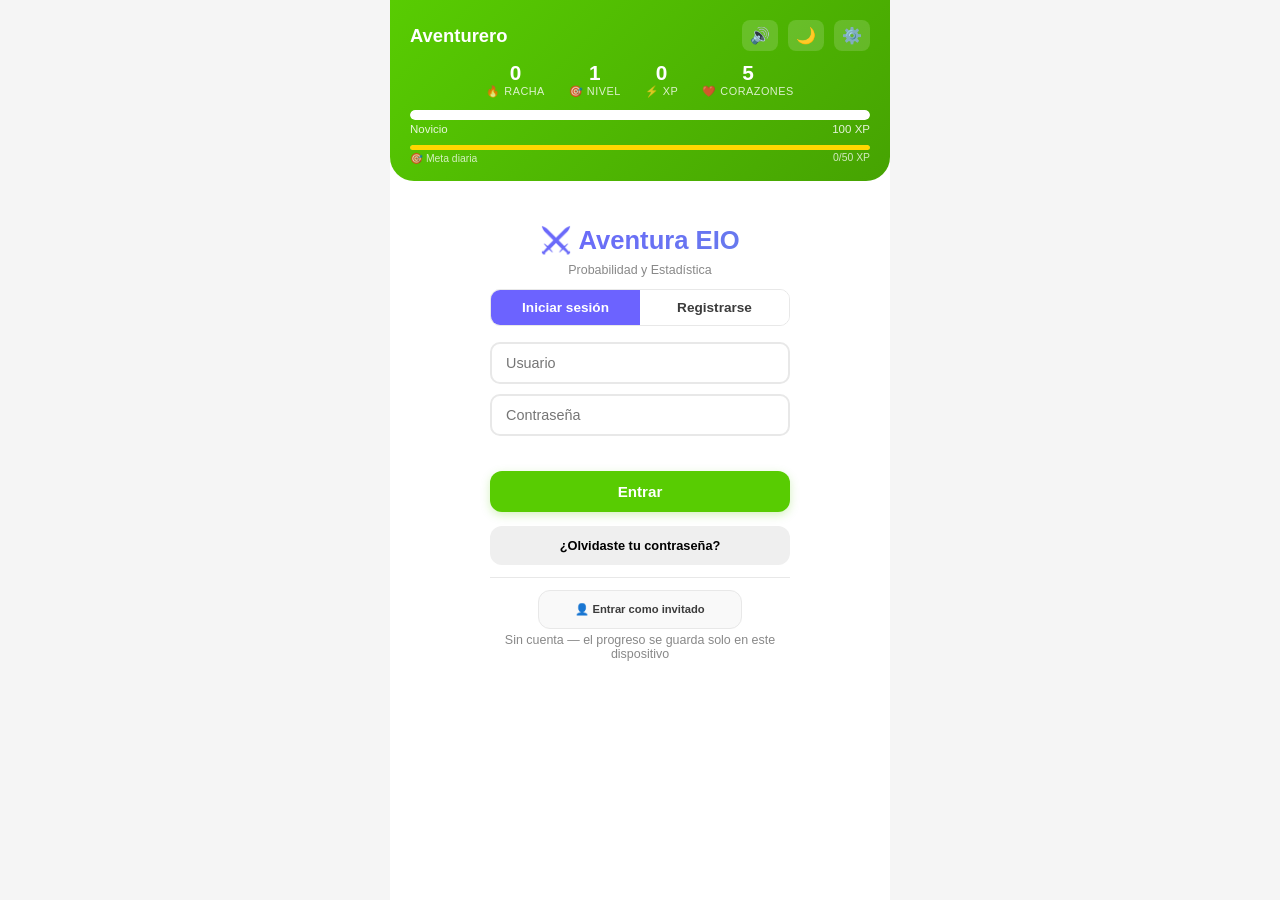
<file: index.html>
<!DOCTYPE html><html lang="es" data-theme="light"><head><meta charset="UTF-8"><meta name="viewport" content="width=device-width, initial-scale=1.0, viewport-fit=cover"><meta name="apple-mobile-web-app-capable" content="yes"><meta name="apple-mobile-web-app-status-bar-style" content="black-translucent"><meta name="theme-color" content="#58CC02"><link rel="manifest" href="manifest.json"><link rel="icon" href="icon.svg" type="image/svg+xml"><title>Aventura EIO — Probabilidad y Estadística</title><script>
var MATHJAX_CONFIG = { tex: { inlineMath: [['\\(', '\\)'], ['$', '$']], displayMath: [['\\[', '\\]']] }, svg: { fontCache: 'global' }
};
</script><link rel="stylesheet" href="style.min.fba0ec4f11.css"></head><body><div class="app"><!-- ===== DASHBOARD ===== --><div class="view active" id="viewDashboard"><div class="dash-header" id="dashHeader"><div class="dash-top"><div class="player-name" id="dashName">Aventurero</div><div class="icons"><button onclick="toggleSound()" title="Silenciar sonido" id="soundBtn">🔊</button><button onclick="toggleDark()" title="Modo oscuro" id="darkBtn">🌙</button><button onclick="showSettings()" title="Configuración">⚙️</button></div></div><div class="streak-row" id="streakRow"><div class="streak-item"><div class="val streak-fire" id="streakVal">0</div><div class="lbl">🔥 Racha</div></div><div class="streak-item"><div class="val" id="levelVal">1</div><div class="lbl">🎯 Nivel</div></div><div class="streak-item"><div class="val" id="dashXpVal">0</div><div class="lbl">⚡ XP</div></div><div class="streak-item"><div class="val" id="dashHeartsVal">5</div><div class="lbl">❤️ Corazones</div></div></div><div class="xp-section" role="progressbar" aria-valuenow="0" aria-valuemin="0" aria-valuemax="100" aria-label="Progreso de XP" id="xpSection"><div class="bar-bg"><div class="bar-fill" id="xpBarFill"></div></div><div class="labels"><span id="dashLevelTitle">Novicio</span><span id="dashNextLevel">100 XP</span></div></div><div class="heart-regen" id="heartRegen"></div><div class="daily-goal" role="progressbar" aria-valuenow="0" aria-valuemin="0" aria-valuemax="50" aria-label="Meta diaria" id="dailyGoalSection"><div class="dgoal-bar"><div class="dgoal-fill" id="dgoalFill"></div></div><div class="dgoal-label"><span>🎯 Meta diaria</span><span id="dgoalText">0/50 XP</span></div></div></div><div id="authContainer" class="auth-container"><div class="auth-brand">⚔️ Aventura EIO</div><div class="auth-sub">Probabilidad y Estadística</div><div class="auth-tabs"><button class="auth-tab active" onclick="switchAuthTab('login')">Iniciar sesión</button><button class="auth-tab" onclick="switchAuthTab('register')">Registrarse</button></div><div id="authLogin" class="auth-panel"><input type="text" id="loginUser" placeholder="Usuario"><input type="password" id="loginPass" placeholder="Contraseña"><div class="auth-error" id="loginError"></div><button class="btn btn-primary" onclick="login()">Entrar</button><button class="btn btn-link" onclick="showForgotPassword()" style="margin-top:4px;font-size:.8em;">¿Olvidaste tu contraseña?</button></div><div id="authRegister" class="auth-panel" style="display:none"><input type="text" id="regUser" placeholder="Usuario"><input type="email" id="regEmail" placeholder="Correo @alum.us.es"><input type="password" id="regPass" placeholder="Contraseña (mín. 6 caracteres)"><input type="password" id="regPass2" placeholder="Confirmar contraseña"><div class="auth-error" id="regError"></div><button class="btn btn-primary" onclick="register()">Registrarse</button></div><div class="guest-section"><button class="btn btn-secondary" onclick="enterGuestMode()" id="guestBtn">👤 Entrar como invitado</button><div class="guest-note">Sin cuenta — el progreso se guarda solo en este dispositivo</div></div><div id="authVerify" class="auth-panel" style="display:none"><p class="verify-note">Hemos enviado un código de verificación a tu correo. Revisa también spam.</p><input type="text" id="verifyCode" placeholder="Código de 6 dígitos" class="verify-input"><div class="auth-error" id="verifyError"></div><button class="btn btn-primary" onclick="verifyAccount()">Verificar cuenta</button><button class="btn btn-secondary" onclick="resendCode()" id="resendBtn">Reenviar código</button><div class="auth-info" id="resendMsg" style="display:none;"></div></div><div id="authForgot" class="auth-panel" style="display:none"><p style="font-size:.85em;color:var(--text2);margin-bottom:8px;">Introduce tu correo y recibirás un código para restablecer tu contraseña.</p><input type="email" id="forgotEmail" placeholder="Correo electrónico"><div class="auth-error" id="forgotError"></div><button class="btn btn-primary" onclick="forgotPassword()">Enviar código</button><button class="btn btn-secondary" onclick="switchAuthTab('login')">Volver</button></div><div id="authReset" class="auth-panel" style="display:none"><p style="font-size:.85em;color:var(--text2);margin-bottom:8px;">Introduce el código recibido y tu nueva contraseña.</p><input type="text" id="resetCode" placeholder="Código de 6 dígitos" class="verify-input"><input type="password" id="resetPass" placeholder="Nueva contraseña (mín. 6 caracteres)"><input type="password" id="resetPass2" placeholder="Confirmar contraseña"><div class="auth-error" id="resetError"></div><button class="btn btn-primary" onclick="resetPassword()">Restablecer</button><button class="btn btn-secondary" onclick="switchAuthTab('login')">Volver</button></div></div><div id="dashContent" style="display:none"><div class="daily-reward-banner" id="dailyRewardBanner" style="display:none;" onclick="claimDailyReward()"><div class="dr-icon">🎁</div><div class="dr-text">¡Recompensa diaria disponible!<div class="dr-sub">Toca para reclamar tu bonus</div></div></div><div class="path" id="pathContainer"></div><div id="powerupStatus"></div><div id="nextUnlockInfo" class="next-unlock-info"></div><div class="section-title">Avatar</div><div class="avatar-grid" id="avatarGrid"></div><div class="section-title">📊 Progreso</div><div class="chart-container"><div class="chart-title">Evolución por lección</div><canvas id="progressChart" width="400" height="120"></canvas></div><div id="bookmarkSection"></div><div id="errorQueueSection"></div><div class="section-title">🎨 Estadísticas por módulo</div><div class="mod-stats-grid" id="modStatsGrid"></div><div class="section-title">🎨 Temas</div><div class="theme-grid" id="themePicker"></div><div class="stats-row"><div class="stat-box"><div class="stat-val" id="statQ">0</div><div class="stat-lbl">Preguntas</div></div><div class="stat-box"><div class="stat-val" id="statAciertos">0</div><div class="stat-lbl">Aciertos</div></div><div class="stat-box"><div class="stat-val" id="statPct">—</div><div class="stat-lbl">Precisión</div></div><div class="stat-box"><div class="stat-val" id="statTests">0</div><div class="stat-lbl">Lecciones</div></div></div><div class="tips-section"><div class="section-title">💡 Sugerencias</div><div class="tip-item">❤️ Usa el modo práctica para repasar sin perder corazones</div><div class="tip-item">⚡ Responde rápido para ganar bonus de velocidad</div><div class="tip-item">🔥 Completa la meta diaria para mantener tu racha</div><div class="tip-item">✏️ Revisa tus errores al final de cada lección</div><div class="tip-item">🎲 Desbloquea avatares subiendo de nivel</div><div class="tip-item">❤️ Los corazones se regeneran cada 30 minutos</div><div class="tip-item">📚 Cada lección muestra 10 preguntas por sesión</div><div class="tip-item">✅ Selecciona todas las respuestas correctas (Multiple Answer)</div><div class="tip-item">🔥 Los aciertos consecutivos multiplican tu XP (hasta 3×)</div><div class="tip-item">🎁 Responde bien para tener la oportunidad de abrir cofres misteriosos</div><div class="tip-item">🎯 Necesitas 90% en todas las lecciones de un módulo para desbloquear el siguiente</div></div><div style="text-align:center;margin:12px 0;"><button class="btn btn-accent" onclick="showExamConfig()">📝 Modo Examen</button><button class="btn btn-secondary" onclick="showLeaderboard()" style="margin-left:6px;">🏆 Clasificación</button><button class="btn btn-secondary" onclick="showStats()" style="margin-left:6px;">📊 Estadísticas</button></div><div style="text-align:center;margin:8px 0;"><button class="btn btn-secondary" onclick="startReviewMode()" id="reviewDashBtn" style="display:inline-block;">📝 Repaso pendiente</button></div><div class="section-title">🏅 Insignias</div><div class="badge-grid" id="badgeGrid"></div><div class="section-title">🏆 Logros <span class="ach-subtitle" id="achCount"></span></div><div class="ach-grid" id="achGrid"></div><br><div class="dash-actions"><div class="dash-actions-row"><button class="btn btn-secondary btn-small" onclick="exportProgress()">📤 Exportar progreso</button><button class="btn btn-secondary btn-small" onclick="document.getElementById('importFile').click()">📥 Importar progreso</button><button class="btn btn-secondary btn-small" onclick="showShortcuts()">⌨️ Atajos</button><button class="btn btn-secondary btn-small" onclick="shareProgress()">📸 Compartir</button></div><input type="file" id="importFile" accept=".json" class="hidden-input" onchange="importProgress(this.files[0]).then(function(){alert('Progreso importado correctamente.');renderDashboard()}).catch(function(e){alert(e.message);});this.value=''"><button class="btn btn-secondary btn-small btn-danger-text" onclick="if(confirm('¿Borrar todos los datos?')){localStorage.removeItem('eio_data9');location.reload()}">🗑 Reiniciar partida</button></div></div></div><!-- ===== LESSON INTRO ===== --><div class="view" id="viewLessonIntro"><button class="btn-back" onclick="showDashboard()">←</button><div class="lesson-intro"><div class="big-icon" id="lessonIcon">🎲</div><h2 id="lessonTitle">Lección</h2><p id="lessonSubtitle">Subtítulo</p><div class="info-row"><span id="lessonQCount">10 preguntas</span><span id="lessonHeartsDisplay">❤️ 5 vidas</span><span>⚡ 200 XP</span></div><div class="lesson-btns"><button class="btn btn-primary" onclick="startQuiz(false)">▶ Normal</button><button class="btn btn-secondary" onclick="startQuiz(true)">🔄 Entrenamiento</button></div><p class="practice-note">Modo entrenamiento: sin vidas, sin XP, solo practicar</p></div></div><!-- ===== QUIZ ===== --><div class="view" id="viewQuiz"><div class="quiz-top"><button class="btn-back" onclick="confirmLeave()">✕</button><div class="progress-track" role="progressbar" aria-valuenow="0" aria-valuemin="0" aria-valuemax="100" aria-label="Progreso del quiz"><div class="fill" id="quizProgress"></div></div><div class="hearts" id="quizHearts"></div><span class="error-count" id="quizErrorCount">❌ 0/<span id="maxErrorsDisplay">3</span></span></div><div class="timer-display" id="timerDisplay" aria-live="polite" aria-atomic="true">⏱️ <span class="time" id="timerSec">0</span>s <span class="bonus" id="timerBonus">(+5 bonus)</span></div><div class="combo-display" id="comboDisplay" aria-live="polite"></div><div id="quizContent"><div class="q-card"><div class="q-num" id="qNum">Pregunta 1 de 10</div><div class="q-text" id="qText">Cargando...</div></div><div id="optionsContainer"></div><div id="feedbackArea"></div><div class="check-area" id="checkArea"><button class="btn btn-primary" id="checkBtn" onclick="checkAnswer()">Comprobar</button></div></div><div id="quizResult" style="display:none"><div class="result-screen"><div class="big-emoji" id="resultEmoji">🎉</div><h2 id="resultTitle">¡Lección completada!</h2><div class="score-big" id="resultScore">0/10</div><div class="xp-earned" id="resultXp">⚡ +0 XP</div><div class="hearts-bonus" id="resultHeartsBonus"></div><div class="speed-bonus" id="resultSpeedBonus"></div><div class="speed-bonus combo-bonus" id="resultComboBonus"></div><div class="result-pct" id="resultPctText">0%</div><div class="error-review" id="errorReview"></div><div class="result-btns"><button class="btn btn-primary" onclick="showDashboard()">🏠 Continuar</button><button class="btn btn-secondary" onclick="showErrorReview()" id="reviewBtn">📝 Revisar errores</button><button class="btn btn-secondary" onclick="repeatLesson()" id="repeatBtn">🔄 Otra ronda</button></div></div></div></div></div><!-- ===== SETTINGS ===== --><div class="overlay" id="settingsOverlay" style="display:none" onclick="if(event.target===this)this.style.display='none'"><div class="settings-content"><h3>⚙️ Ajustes</h3><div class="setting-row"><span>🔊 Sonido</span><button class="btn btn-secondary btn-small" id="settingsSoundBtn" onclick="toggleSound()">Activado</button></div><div class="setting-row"><span>🌙 Modo oscuro automático</span><button class="btn btn-secondary btn-small" id="autoDarkBtn" onclick="toggleAutoDark()">Desactivado</button></div><p>Los datos se envían automáticamente al Sheet del profesor.</p><hr><button class="btn btn-secondary btn-logout" onclick="logout()">🚪 Cerrar sesión</button><br><button class="btn btn-secondary" onclick="showTeacherPanel()">📊 Panel del profesor</button><br><button class="btn btn-secondary" onclick="document.getElementById('settingsOverlay').style.display='none'">Cerrar</button></div></div><div class="overlay" id="teacherOverlay" style="display:none" onclick="if(event.target===this)this.style.display='none'"><div class="teacher-content"><h3>📊 Panel del Profesor</h3><p>Cada respuesta y lección se envía automáticamente al Google Sheet. Puedes consultar los datos en:</p><p class="sheet-link"><a href="https://docs.google.com/spreadsheets/d/1F-BFFFAFuvZqKVBw9U-uQFIXzQ1z-2sPqkPH5njAsxU" target="_blank" rel="noopener">Abrir Google Sheet</a></p><p class="teacher-note"><strong>Instrucciones detalladas:</strong> Consulta el archivo <code>docs/INSTRUCCIONES_MONITORIZACION.md</code> en el repositorio para información sobre el análisis de datos y la estructura del Sheet.</p><hr><p class="teacher-note"><strong>Nota:</strong> Para el panel avanzado (estadísticas por alumno, lecciones con más errores, etc.) se necesita implementar un endpoint GET en <code>Code.gs</code> con autenticación.</p><div class="teacher-btn-row"><button class="btn btn-secondary" onclick="document.getElementById('teacherOverlay').style.display='none'">Cerrar</button></div></div></div><!-- ===== LEADERBOARD ===== --><div class="view" id="viewLeaderboard"><button class="btn-back" onclick="showDashboard()">←</button><h2 class="section-title">🏆 Clasificación</h2><p class="board-subtitle" id="lbSubtitle">Cargando...</p><div class="leaderboard-list" id="leaderboardList"></div><div class="lb-offline" id="lbOffline" style="display:none">🌐 Conéctate para ver la clasificación</div></div><!-- ===== REVIEW ===== --><div class="view" id="viewReview"><button class="btn-back" onclick="exitReview()">←</button><div class="review-header"><h2>📝 Repaso</h2><span id="reviewProgress">0/0</span></div><div id="reviewContent"><div class="q-card"><div class="q-num" id="reviewQNum">Pregunta 1</div><div class="q-text" id="reviewQText">Cargando...</div></div><div id="reviewOptionsContainer"></div><div id="reviewFeedbackArea"></div><div class="check-area"><button class="btn btn-primary" id="reviewCheckBtn" onclick="checkReviewAnswer()">Comprobar</button></div></div><div id="reviewResult" style="display:none"><div class="result-screen"><div class="big-emoji">✅</div><h2>¡Repaso completado!</h2><div class="score-big" id="reviewResultScore">0/0</div><div class="result-btns"><button class="btn btn-primary" onclick="showDashboard()">🏠 Continuar</button></div></div></div></div><!-- ===== STATS ===== --><div class="view" id="viewStats"><button class="btn-back" onclick="showDashboard()">←</button><h2 class="section-title">📊 Estadísticas</h2><div class="stats-grid"><div class="stat-card"><h3>⚡ XP por día</h3><canvas id="chartXpDay" width="400" height="200"></canvas></div><div class="stat-card"><h3>🎯 Precisión por módulo</h3><canvas id="chartAccuracy" width="400" height="200"></canvas></div><div class="stat-card"><h3>🔥 Calendario de racha</h3><canvas id="chartCalendar" width="400" height="200"></canvas></div><div class="stat-card"><h3>⏱️ Tiempo medio</h3><canvas id="chartTime" width="400" height="200"></canvas></div></div><br><button class="btn btn-secondary" onclick="showDashboard()">🏠 Volver</button></div><script src="app.min.3494633eeb.js"></script></body></html>
</file>
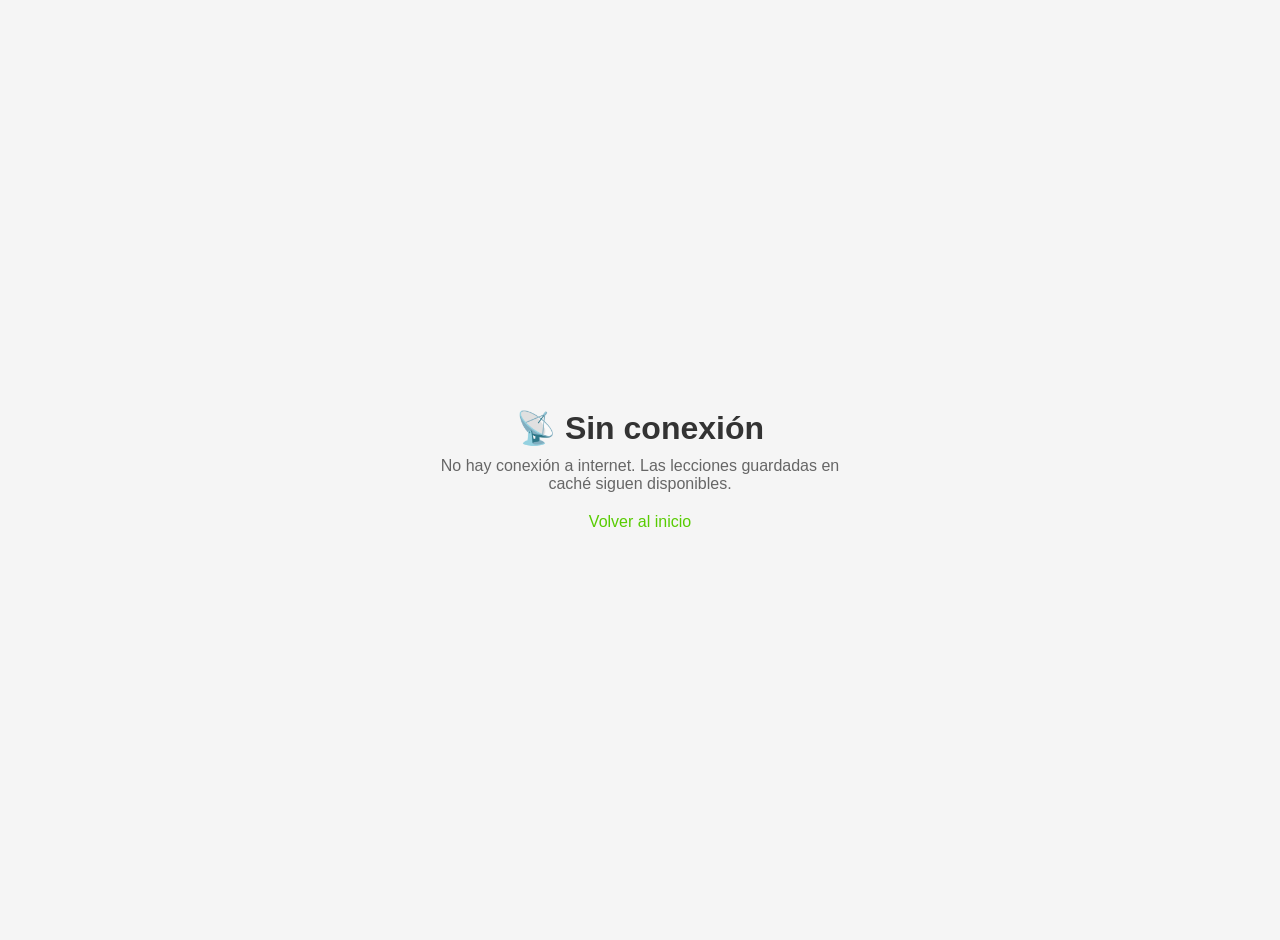
<file: offline.html>
<!DOCTYPE html><html lang="es"><head><meta charset="UTF-8"><meta name="viewport" content="width=device-width,initial-scale=1"><title>Sin conexión</title><style>body{font-family:-apple-system,sans-serif;display:flex;justify-content:center;align-items:center;min-height:100vh;margin:0;background:#f5f5f5;color:#333;text-align:center;padding:20px}div{max-width:400px}h1{font-size:2em;margin:0 0 10px}p{color:#666;margin:0 0 20px}a{color:#58CC02;text-decoration:none}</style></head><body><div><h1>📡 Sin conexión</h1><p>No hay conexión a internet. Las lecciones guardadas en caché siguen disponibles.</p><a href="index.html">Volver al inicio</a></div></body></html>
</file>
<file: style.min.fba0ec4f11.css>
:root{--bg:#f5f5f5;--card:#fff;--text:#3c3c3c;--text2:#888;--border:#e8e8e8;--card2:#f9f9f9;--primary:#58CC02;--primary-dark:#46a302;--wrong:#FF4B4B;--wrong-bg:#ffe8e8;--correct-bg:#e8fad0;--header-bg:linear-gradient(135deg,#58CC02,#46a302);--shadow:rgba(0,0,0,0.08);--overlay-bg:rgba(0,0,0,0.5);--modal-shadow:0 10px 40px rgba(0,0,0,0.3);--accent:#6C63FF;--accent-bg:#e8e8ff;--xp-gold:#FFD700;--combo-color:#FF9600}[data-theme=dark]{--bg:#1a1a2e;--card:#2a2a3e;--text:#e0d8c8;--text2:#8a7e6b;--border:#3a3a4e;--card2:#222236;--wrong-bg:#3a2020;--correct-bg:#1a3a1a;--header-bg:linear-gradient(135deg,#2a5a02,#1a3a02);--shadow:rgba(0,0,0,0.4);--overlay-bg:rgba(0,0,0,0.7);--accent-bg:#2a2a5e}[data-theme=amoled]{--bg:#000;--card:#0a0a0a;--text:#e0e0e0;--text2:#666;--border:#1a1a1a;--card2:#0f0f0f;--wrong-bg:#1a0000;--correct-bg:#001a00;--header-bg:linear-gradient(135deg,#1a3a02,#0a1a00);--shadow:rgba(0,0,0,0.8);--overlay-bg:rgba(0,0,0,0.85);--accent-bg:#0a0a1a}@media (prefers-color-scheme:dark){[data-theme=auto]{--bg:#1a1a2e;--card:#2a2a3e;--text:#e0d8c8;--text2:#8a7e6b;--border:#3a3a4e;--card2:#222236;--wrong-bg:#3a2020;--correct-bg:#1a3a1a;--header-bg:linear-gradient(135deg,#2a5a02,#1a3a02);--shadow:rgba(0,0,0,0.4);--overlay-bg:rgba(0,0,0,0.7);--accent-bg:#2a2a5e}}*{margin:0;padding:0;box-sizing:border-box}body{font-family:-apple-system,BlinkMacSystemFont,'Segoe UI',Roboto,sans-serif;background:var(--bg);color:var(--text);min-height:100vh;display:flex;justify-content:center;transition:background .3s,color .3s}.app{max-width:500px;width:100%;min-height:100vh;background:var(--card);position:relative;overflow-x:hidden}.view{display:none;padding:20px}.view.active{display:block;animation:fadeIn .2s ease}@keyframes fadeIn{from{opacity:0;transform:translateY(6px)}to{opacity:1;transform:translateY(0)}}.leaderboard-list{display:flex;flex-direction:column;gap:3px;margin:8px 0}.lb-row{display:flex;align-items:center;gap:6px;padding:6px 8px;border-radius:8px;background:var(--card);font-size:.82em}.lb-row.me{background:var(--primary);color:#fff}.lb-pos{font-weight:700;min-width:24px;text-align:center}.lb-avatar{font-size:1.1em}.lb-name{flex:1;overflow:hidden;text-overflow:ellipsis;white-space:nowrap}.lb-level{color:var(--text2);font-size:.85em;min-width:30px}.lb-streak{color:var(--text2);font-size:.85em;min-width:30px}.lb-xp{font-weight:700;min-width:60px;text-align:right}.lb-offline{text-align:center;padding:20px;color:var(--text2)}.stats-grid{display:grid;grid-template-columns:1fr;gap:12px}.stat-card{background:var(--card);border-radius:12px;padding:10px}.stat-card h3{font-size:.85em;margin:0 0 6px;color:var(--text2)}.stat-card canvas{width:100%;height:auto;border-radius:6px}.review-header{display:flex;align-items:center;gap:12px;margin-bottom:8px}.review-header h2{margin:0}#reviewProgress{font-size:.85em;color:var(--text2)}.btn-share-ach{background:0 0;border:none;cursor:pointer;font-size:.8em;padding:2px;opacity:.5;transition:opacity .2s}.btn-share-ach:hover{opacity:1}.challenge-item{background:var(--card);border-radius:10px;padding:8px 10px;margin-bottom:6px}.challenge-item.done{opacity:.6}.ch-info{display:flex;justify-content:space-between;align-items:center;margin-bottom:4px}.ch-desc{font-size:.82em}.ch-reward{font-size:.75em;color:var(--text2)}.ch-bar{height:6px;background:var(--border);border-radius:3px;overflow:hidden}.ch-fill{height:100%;background:var(--primary);border-radius:3px;transition:width .3s}.ch-bottom{display:flex;justify-content:space-between;align-items:center;margin-top:4px}.ch-pct{font-size:.75em;color:var(--text2)}.ch-claimed{font-size:.75em;color:var(--primary);font-weight:700}.chest-overlay .chest-modal{text-align:center;padding:30px;animation:popIn .4s ease}.chest-icon{font-size:64px;animation:bounce 1s ease infinite}.chest-title{font-size:1.3em;font-weight:700;margin:8px 0}.chest-reward{font-size:1.1em;color:var(--primary);margin:8px 0 16px}@keyframes popIn{0%{transform:scale(.3);opacity:0}100%{transform:scale(1);opacity:1}}@keyframes bounce{0%,100%{transform:translateY(0)}50%{transform:translateY(-10px)}}.levelup-overlay{position:fixed;inset:0;display:flex;flex-direction:column;align-items:center;justify-content:center;background:rgba(0,0,0,.75);z-index:9999;animation:fadeIn .3s}.lu-glow{position:absolute;width:200px;height:200px;border-radius:50%;background:radial-gradient(circle,rgba(255,215,0,.3),transparent);animation:pulse 1.5s ease infinite}.lu-icon{font-size:72px;animation:bounce .6s ease infinite}.lu-title{font-size:2em;font-weight:800;color:gold;text-shadow:0 0 20px rgba(255,215,0,.5);margin:8px 0 4px}.lu-sub{font-size:1.2em;color:#fff}.lu-desc{font-size:.9em;color:rgba(255,255,255,.7);margin:4px 0 16px}.lu-btn{font-size:1.1em;padding:10px 30px}.streak-fire{font-size:1.2em;transition:all .3s}.streak-fire.fire-7{animation:flame 1s ease infinite;color:#ff6b00}.streak-fire.fire-30{animation:flame .5s ease infinite;color:gold;text-shadow:0 0 10px rgba(255,215,0,.6)}@keyframes pulse{0%,100%{transform:scale(1);opacity:.3}50%{transform:scale(1.5);opacity:.6}}@keyframes flame{0%,100%{transform:scale(1) translateY(0)}50%{transform:scale(1.15) translateY(-3px)}}@keyframes fadeIn{from{opacity:0;transform:translateY(6px)}to{opacity:1;transform:translateY(0)}}.dash-header{background:var(--header-bg);color:#fff;padding:20px 20px 16px;border-radius:0 0 24px 24px;margin:-20px -20px 16px;position:relative}.dash-top{display:flex;justify-content:space-between;align-items:center}.dash-top .player-name{font-size:1.15em;font-weight:700}.dash-top .icons{display:flex;align-items:center;gap:10px}.dash-top .icons button{background:rgba(255,255,255,.15);border:none;border-radius:8px;padding:6px 8px;cursor:pointer;font-size:1em;color:#fff;transition:background .2s}.dash-top .icons button:hover{background:rgba(255,255,255,.25)}.dash-top .icons button.muted{opacity:.5}.streak-row{display:flex;justify-content:center;gap:24px;margin:10px 0 12px}.streak-item{text-align:center}.streak-item .val{font-size:1.3em;font-weight:800}.streak-item .lbl{font-size:.68em;opacity:.8;text-transform:uppercase;letter-spacing:.5px}.streak-fire{animation:firePulse 1s ease-in-out infinite}@keyframes firePulse{0%,100%{transform:scale(1)}50%{transform:scale(1.15)}}.xp-section{margin-top:10px}.xp-section .bar-bg{height:10px;background:rgba(255,255,255,.2);border-radius:5px;overflow:hidden}.xp-section .bar-fill{height:100%;background:#fff;border-radius:5px;transition:width .6s ease}.xp-section .labels{display:flex;justify-content:space-between;font-size:.72em;margin-top:3px;opacity:.85}.daily-goal{margin:10px 0 0}.daily-goal .dgoal-bar{height:5px;background:rgba(255,255,255,.2);border-radius:3px;overflow:hidden}.daily-goal .dgoal-fill{height:100%;background:var(--xp-gold);border-radius:3px;transition:width .5s ease}.daily-goal .dgoal-label{font-size:.65em;opacity:.75;margin-top:2px;display:flex;justify-content:space-between}.path{padding:8px 0}.path-node{display:flex;align-items:center;gap:14px;padding:16px 18px;margin-bottom:10px;border-radius:14px;background:var(--card2);border:2px solid transparent;cursor:pointer;transition:all .2s}.path-node:hover{transform:translateX(3px)}.path-node.locked{opacity:.45;cursor:default}.path-node.locked:hover{transform:none}.path-node.completed{border-color:var(--primary);background:var(--correct-bg)}.path-node.current{border-color:var(--primary);background:var(--card);box-shadow:0 3px 16px rgba(88,204,2,.15)}.path-node .node-icon{width:44px;height:44px;border-radius:50%;display:flex;align-items:center;justify-content:center;font-size:1.3em;flex-shrink:0}.path-node .node-info{flex:1}.path-node .node-title{font-weight:700;font-size:.95em;word-break:break-word;overflow-wrap:break-word}.path-node .node-sub{font-size:.78em;color:var(--text2);margin-top:1px;word-break:break-word;overflow-wrap:break-word}.dash-header.level-1{background:linear-gradient(135deg,#58cc02,#46a302)!important}.dash-header.level-3{background:linear-gradient(135deg,#4a90d9,#357abd)!important}.dash-header.level-5{background:linear-gradient(135deg,#9b59b6,#8e44ad)!important}.dash-header.level-7{background:linear-gradient(135deg,#e67e22,#d35400)!important}.dash-header.level-9{background:linear-gradient(135deg,#1abc9c,#16a085)!important}.dash-header.level-11{background:linear-gradient(135deg,#e74c3c,#c0392b)!important}.theme-grid{display:grid;grid-template-columns:repeat(3,1fr);gap:6px;margin:10px 0}.theme-opt{display:flex;flex-direction:column;align-items:center;gap:3px;padding:8px 4px;background:var(--card2);border-radius:10px;border:2px solid transparent;cursor:pointer;font-size:.75em;transition:border .2s}.theme-opt:hover{border-color:var(--primary)}.theme-opt.locked{opacity:.4;cursor:default}.theme-opt.selected{background:var(--correct-bg)}.badge-grid{display:flex;flex-wrap:wrap;gap:6px;margin:10px 0}.badge-item{width:36px;height:36px;display:flex;align-items:center;justify-content:center;font-size:1.1em;background:var(--card2);border-radius:50%;opacity:.4;transition:opacity .3s,transform .2s}.badge-item.unlocked{opacity:1;transform:scale(1.1)}#powerupStatus{text-align:center;margin:6px 0}.powerup-active{font-size:.8em;color:var(--primary);font-weight:600;margin:2px 0}.next-unlock-bar{height:4px;background:var(--border);border-radius:2px;margin:4px 0;overflow:hidden}.next-unlock-fill{height:100%;background:var(--primary);border-radius:2px;transition:width .5s ease}.next-unlock-text{font-size:.75em;color:var(--text2);text-align:center}.overlay{position:fixed;top:0;left:0;width:100%;height:100%;background:var(--overlay-bg);display:flex;align-items:flex-start;z-index:9998}.unlock-modal{animation:popIn .3s ease}.stats-row{display:flex;gap:8px;margin:12px 0}.stat-box{flex:1;text-align:center;padding:12px 4px;background:var(--card2);border-radius:12px}.stat-box .stat-val{font-size:1.3em;font-weight:800}.stat-box .stat-lbl{font-size:.65em;color:var(--text2);text-transform:uppercase;letter-spacing:.5px;margin-top:1px}.tips-section{background:var(--card);border-radius:10px;padding:10px 12px;margin:10px 0 4px}.tip-item{padding:4px 0;font-size:.8em;color:var(--text2);border-bottom:1px solid var(--border)}.tip-item:last-child{border-bottom:none}.ach-grid{display:grid;grid-template-columns:repeat(4,1fr);gap:6px;margin:10px 0}.ach-item{text-align:center;padding:8px 2px;border-radius:10px;background:var(--card2);font-size:.7em;color:var(--text2)}.ach-item .ach-icon{font-size:1.5em;margin-bottom:2px}.ach-item.unlocked{background:var(--correct-bg);color:var(--text)}.avatar-grid{display:grid;grid-template-columns:repeat(6,1fr);gap:6px;margin:8px 0}.avatar-opt{text-align:center;padding:8px;border-radius:10px;background:var(--card2);cursor:pointer;font-size:1.5em;border:2px solid transparent;transition:all .15s}.avatar-opt:hover{border-color:var(--primary)}.avatar-opt.selected{border-color:var(--primary);background:var(--correct-bg)}.avatar-opt.locked{opacity:.3;cursor:default}.lesson-intro{text-align:center;padding:30px 16px}.lesson-intro .big-icon{font-size:3.5em;margin-bottom:12px}.lesson-intro h2{font-size:1.4em;margin-bottom:4px;word-break:break-word}.lesson-intro p{color:var(--text2);font-size:.85em;margin-bottom:4px;word-break:break-word}.lesson-intro .info-row{display:flex;justify-content:center;gap:16px;margin:12px 0;font-size:.82em;color:var(--text2);flex-wrap:wrap}.btn{display:inline-block;padding:12px 36px;border:none;border-radius:12px;font-size:.95em;font-weight:700;cursor:pointer;transition:transform .15s,box-shadow .15s}.btn:hover{transform:translateY(-2px)}.btn:active{transform:translateY(0)}.btn-primary{background:var(--primary);color:#fff;box-shadow:0 3px 10px rgba(88,204,2,.25)}.btn-primary:hover{box-shadow:0 5px 18px rgba(88,204,2,.35)}.btn-secondary{background:var(--card2);color:var(--text);border:1px solid var(--border)}.btn-danger{background:var(--wrong);color:#fff}.btn-back{background:0 0;border:none;font-size:1.3em;cursor:pointer;padding:6px;color:var(--text2)}.btn-small{font-size:.8em;padding:8px 16px}.btn-accent{background:var(--accent);color:#fff}.quiz-top{display:flex;align-items:center;gap:10px;margin-bottom:14px}.quiz-top .progress-track{flex:1;height:6px;background:var(--border);border-radius:3px;overflow:hidden}.quiz-top .progress-track .fill{height:100%;background:var(--primary);border-radius:3px;transition:width .4s ease}.quiz-top .hearts{display:flex;gap:3px;font-size:1.1em}.heart{transition:all .3s}.heart.lost{filter:grayscale(1);opacity:.3}.timer-display{text-align:center;font-size:.75em;color:var(--text2);margin-bottom:8px}.timer-display .time{font-weight:700;font-size:1.1em}.timer-display .bonus{color:var(--primary)}.q-card{background:var(--card);border:2px solid var(--border);border-radius:18px;padding:20px 18px;margin-bottom:14px}.q-card .q-num{font-size:.72em;color:#aaa;text-transform:uppercase;letter-spacing:1px;margin-bottom:6px}.q-card .q-text{font-size:1.05em;line-height:1.5;margin-bottom:16px;word-break:break-word;overflow-wrap:break-word}.q-card .q-actions{display:flex;gap:8px;justify-content:flex-end;margin-top:8px}.q-card .q-actions button{background:0 0;border:none;font-size:1.1em;cursor:pointer;padding:4px;border-radius:8px;transition:background .2s;color:var(--text2)}.q-card .q-actions button:hover{background:var(--card2)}.q-card .q-actions button.bookmarked{color:var(--xp-gold)}.opt-btn{display:flex;align-items:flex-start;width:100%;padding:12px 14px;margin-bottom:6px;text-align:left;background:var(--card2);border:2px solid var(--border);border-radius:12px;font-size:.92em;color:var(--text);cursor:pointer;transition:all .2s}.opt-btn:hover{border-color:var(--primary)}.opt-btn.selected{border-color:var(--primary);background:var(--correct-bg)}.opt-btn.correct{border-color:var(--primary);background:var(--correct-bg)}.opt-btn.wrong{border-color:var(--wrong);background:var(--wrong-bg)}.opt-btn.reveal{border-color:var(--primary);background:var(--correct-bg)}.opt-btn .letter{display:inline-flex;align-items:center;justify-content:center;width:24px;height:24px;border-radius:50%;background:var(--border);font-weight:700;font-size:.8em;margin-right:10px;flex-shrink:0}.opt-btn.selected .letter{background:var(--primary);color:#fff}.opt-btn.correct .letter{background:var(--primary);color:#fff}.opt-btn.wrong .letter{background:var(--wrong);color:#fff}.opt-btn.reveal .letter{background:var(--primary);color:#fff}.opt-btn .opt-text{flex:1;word-break:break-word;overflow-wrap:break-word;hyphens:auto}.opt-btn .opt-explanation{font-size:.78em;color:var(--text2);margin-top:4px;padding:8px;background:var(--card);border-radius:8px;display:none}.opt-btn .opt-explanation.show{display:block}.check-area{text-align:center;margin-top:10px}.feedback-box{padding:14px 18px;border-radius:12px;margin-bottom:12px;text-align:center;font-weight:600;font-size:.95em;word-break:break-word;overflow-wrap:break-word}.feedback-box.great{background:var(--correct-bg);color:var(--text)}.feedback-box.wrong{background:var(--wrong-bg);color:var(--text)}.feedback-box .fb-explain{font-weight:400;font-size:.82em;margin-top:6px;color:var(--text2)}.feedback-box .fb-exp{font-weight:400;font-size:.85em;margin-top:10px;padding-top:8px;border-top:1px solid rgba(255,255,255,.15);text-align:left;line-height:1.4;color:var(--text)}.result-screen{text-align:center;padding:24px 0}.result-screen .big-emoji{font-size:3.5em;margin-bottom:8px}.result-screen h2{font-size:1.3em;margin-bottom:4px}.result-screen .score-big{font-size:2.5em;font-weight:800;color:var(--primary);margin:8px 0}.result-screen .xp-earned{font-size:1.1em;color:var(--primary);font-weight:700;margin:6px 0}.result-screen .hearts-bonus{color:var(--combo-color);font-weight:600;margin:3px 0;font-size:.9em}.result-screen .speed-bonus{color:#1cb0f6;font-weight:600;margin:3px 0;font-size:.9em}.error-review{margin:16px 0}.error-item{background:var(--card2);border-radius:12px;padding:14px 16px;margin-bottom:8px;border-left:4px solid var(--wrong);text-align:left}.error-item .err-q{font-size:.9em;margin-bottom:6px}.error-item .err-ans{font-size:.8em;color:var(--text2)}.error-item .err-ans span{color:var(--primary);font-weight:600}.error-item .err-exp{font-size:.8em;color:var(--text2);background:var(--card2);padding:10px 12px;border-radius:8px;margin-top:6px;line-height:1.5}@media(max-width:520px){.app{max-width:100%}.ach-grid{grid-template-columns:repeat(2,1fr)}.avatar-grid{grid-template-columns:repeat(4,1fr)}}@media(max-width:400px){.stats-row{flex-wrap:wrap}.stat-box{min-width:45%}}@keyframes popIn{0%{transform:scale(.8);opacity:0}70%{transform:scale(1.05)}100%{transform:scale(1);opacity:1}}.pop-in{animation:popIn .3s ease}@keyframes shake{0%,100%{transform:translateX(0)}20%,60%{transform:translateX(-5px)}40%,80%{transform:translateX(5px)}}.shake{animation:shake .35s ease}@keyframes bounce{0%,100%{transform:translateY(0)}50%{transform:translateY(-6px)}}.bounce{animation:bounce .5s ease}.overlay>.unlock-modal{animation:slideUp .4s ease}.module-card{background:var(--card2);border-radius:16px;padding:10px 14px 12px;margin-bottom:10px;border:2px solid var(--border);transition:all .2s}.module-card.completed{border-color:var(--primary)}.module-card.locked{opacity:.55}.module-header{display:flex;align-items:center;gap:10px;cursor:pointer;user-select:none;padding:2px 0}.module-header .mod-icon{width:36px;height:36px;border-radius:50%;display:flex;align-items:center;justify-content:center;font-size:1.1em;flex-shrink:0}.module-header .mod-info{flex:1}.module-header .mod-name{font-weight:700;font-size:.85em;line-height:1.2;word-break:break-word;overflow-wrap:break-word}.module-header .mod-progress{font-size:.7em;color:var(--text2);margin-top:1px}.module-header .mod-toggle{font-size:.75em;color:var(--text2);transition:transform .2s;padding:4px}.module-body{margin-top:6px;display:flex;flex-direction:column;gap:5px}.module-body .path-node{margin-bottom:0;padding:10px 12px;gap:10px}.module-body .path-node .node-icon{width:32px;height:32px;font-size:.95em}.module-body .path-node .node-title{font-size:.85em}.module-body .path-node .node-sub{font-size:.7em}.combo-display{text-align:center;padding:3px 0;font-size:.82em;min-height:22px;transition:all .3s}.combo-active{color:var(--primary);font-weight:700}.combo-fire{animation:firePulse .4s ease-in-out infinite}.xp-float{position:fixed;z-index:99999;pointer-events:none;font-weight:800;font-size:1.3em;color:var(--primary);animation:xpFloatUp 1s ease-out forwards}.levelup-overlay{position:fixed;top:0;left:0;width:100%;height:100%;z-index:99999;display:flex;flex-direction:column;align-items:center;justify-content:center;background:rgba(0,0,0,.65);animation:popIn .5s ease}.levelup-overlay .lu-icon{font-size:4em;margin-bottom:6px}.levelup-overlay .lu-title{font-size:2.2em;font-weight:900;color:var(--xp-gold);text-shadow:0 0 30px rgba(255,215,0,.5)}.levelup-overlay .lu-sub{font-size:1.1em;color:#fff;margin-top:4px}.levelup-overlay .lu-btn{margin-top:20px}.chest-overlay{position:fixed;top:0;left:0;width:100%;height:100%;z-index:99999;display:flex;flex-direction:column;align-items:center;justify-content:center;background:rgba(0,0,0,.5);animation:popIn .4s ease}.chest-overlay .chest-icon{font-size:4em;margin-bottom:6px;animation:bounce .8s ease infinite}.chest-overlay .chest-reward{font-size:1.5em;font-weight:800;color:var(--xp-gold)}.chest-overlay .chest-desc{font-size:.9em;color:#fff;margin:4px 0 10px}.daily-reward-banner{background:linear-gradient(135deg,var(--xp-gold),orange);color:#333;border-radius:14px;padding:10px 14px;margin:8px 0;display:flex;align-items:center;gap:10px;cursor:pointer;transition:transform .2s}.daily-reward-banner:hover{transform:scale(1.02)}.daily-reward-banner .dr-icon{font-size:1.8em}.daily-reward-banner .dr-text{flex:1;font-weight:700;font-size:.82em}.daily-reward-banner .dr-sub{font-size:.72em;opacity:.8;font-weight:400}.auth-tabs{display:flex;gap:0;margin-bottom:16px;border-radius:10px;overflow:hidden;border:1px solid var(--border)}.auth-tab{flex:1;padding:10px;border:none;background:var(--card);color:var(--text);font-weight:600;font-size:.85em;cursor:pointer;transition:all .2s}.auth-tab.active{background:var(--accent);color:#fff}.auth-tab:not(.active):hover{background:var(--accent-bg)}.auth-panel{display:flex;flex-direction:column;gap:10px}.auth-panel input{width:100%;padding:11px 14px;border:2px solid var(--border);border-radius:10px;font-size:.9em;background:var(--card);color:var(--text);box-sizing:border-box}.auth-panel input:focus{border-color:var(--accent);outline:0}.auth-error{color:var(--wrong);font-size:.78em;min-height:1.2em}.auth-info{color:var(--text2);font-size:.78em;text-align:center}.auth-brand{font-size:1.6em;font-weight:800;margin-bottom:8px;background:linear-gradient(135deg,var(--accent),#667eea);-webkit-background-clip:text;-webkit-text-fill-color:transparent;background-clip:text}.auth-sub{font-size:.78em;color:var(--text2);margin-bottom:12px}.module-progress-header{margin-top:6px;padding:5px 10px;background:rgba(255,255,255,.1);border-radius:8px;font-size:.68em}.module-progress-header .mph-top{display:flex;justify-content:space-between;margin-bottom:2px}.module-progress-header .mph-bar{height:4px;background:rgba(255,255,255,.2);border-radius:2px;overflow:hidden}.module-progress-header .mph-fill{height:100%;background:#fff;border-radius:2px;transition:width .5s ease}.opt-btn.selected{transform:scale(1.02)}iframe{display:none}.error-count{font-size:.78em;color:var(--text2);margin-left:8px}.heart-regen{font-size:.65em;opacity:.8;margin-top:4px;text-align:center}.loading-overlay{position:fixed;top:0;left:0;width:100%;height:100%;z-index:99999;display:flex;flex-direction:column;align-items:center;justify-content:center;background:var(--overlay-bg)}.loading-overlay .spinner{width:40px;height:40px;border:4px solid var(--border);border-top-color:var(--primary);border-radius:50%;animation:spin .6s linear infinite}.loading-overlay .loading-text{color:#fff;margin-top:12px;font-weight:600;font-size:.9em}@keyframes spin{to{transform:rotate(360deg)}}.locked-tooltip{position:fixed;top:50%;left:50%;transform:translate(-50%,-50%);background:var(--card);border-radius:16px;padding:24px;max-width:300px;text-align:center;box-shadow:var(--modal-shadow);z-index:99999;animation:popIn .3s ease}.locked-tooltip .lt-icon{font-size:2.5em;margin-bottom:8px}.locked-tooltip .lt-title{font-weight:700;font-size:1em;margin-bottom:4px}.locked-tooltip .lt-desc{font-size:.82em;color:var(--text2);margin-bottom:12px}.mod-stats-grid{display:flex;flex-direction:column;gap:6px;margin:10px 0}.mod-stat-row{display:flex;align-items:center;gap:8px;font-size:.78em}.mod-stat-row .ms-bar{flex:1;height:6px;background:var(--border);border-radius:3px;overflow:hidden}.mod-stat-row .ms-fill{height:100%;border-radius:3px;transition:width .5s ease}.mod-stat-row .ms-icon{font-size:1em;width:20px;text-align:center}.mod-stat-row .ms-name{min-width:80px;color:var(--text2)}.mod-stat-row .ms-pct{min-width:30px;text-align:right;font-weight:600}.auth-container{text-align:center;padding:24px 20px;max-width:340px;margin:20px auto}.guest-section{margin-top:12px;font-size:.78em;color:var(--text2);border-top:1px solid var(--border);padding-top:12px}.guest-section .btn{font-size:.9em}.guest-note{margin-top:4px}.verify-note{font-size:.85em;color:var(--text2)}.verify-input{text-align:center;font-size:1.2em;letter-spacing:6px}.section-title{font-weight:700;font-size:.9em;margin:12px 0 6px}.next-unlock-info{margin:8px 0}.dash-actions{text-align:center;display:flex;flex-direction:column;gap:4px;align-items:center}.dash-actions-row{display:flex;gap:8px;flex-wrap:wrap;justify-content:center}.hidden-input{display:none}.btn-danger-text{color:var(--wrong)}.lesson-btns{display:flex;gap:8px;justify-content:center;flex-wrap:wrap}.lesson-btns .btn{flex:1;min-width:160px}.practice-note{font-size:.72em;color:var(--text2);margin-top:8px}.combo-bonus{color:var(--combo-color);font-weight:600;font-size:.9em}.result-pct{margin:12px 0;font-size:.85em;color:var(--text2)}.result-btns{display:flex;gap:8px;justify-content:center;flex-wrap:wrap}.result-btns .btn-secondary{margin-top:4px}.setting-row{display:flex;justify-content:space-between;align-items:center;padding:8px 0;font-size:.85em}.setting-row span:first-child{font-weight:600}.sheet-link{font-size:.82em;text-align:center;word-break:break-all}.teacher-note{font-size:.82em;color:var(--text2);margin-top:12px}.teacher-btn-row{text-align:center;margin-top:12px}.ach-subtitle{font-weight:400;font-size:.78em;color:var(--text2)}.chart-container{margin:12px 0;padding:12px;background:var(--card2);border-radius:12px}.chart-container canvas{width:100%;height:120px;display:block;border-radius:8px}.chart-title{font-size:.78em;color:var(--text2);text-align:center;margin-bottom:8px;font-weight:600}.bookmark-list{display:flex;flex-direction:column;gap:6px;margin:10px 0}.bookmark-item{display:flex;align-items:center;gap:10px;padding:10px 12px;background:var(--card2);border-radius:10px;font-size:.8em;cursor:pointer;border:1px solid var(--border)}.bookmark-item:hover{border-color:var(--primary)}.bookmark-item .bkm-icon{font-size:1.2em}.bookmark-item .bkm-text{flex:1}.formulas-container{padding:16px}.formulas-container .formula-group{margin-bottom:12px}.formulas-container .formula-group h4{font-size:.82em;color:var(--text2);margin-bottom:6px;text-transform:uppercase;letter-spacing:.5px}.formulas-container .formula-item{padding:8px 12px;background:var(--card2);border-radius:8px;margin-bottom:4px;font-size:.85em;border-left:3px solid var(--primary)}.shortcuts-grid{display:grid;grid-template-columns:1fr 1fr;gap:6px;padding:12px}.shortcuts-grid .sc-item{display:flex;align-items:center;gap:8px;padding:6px 8px;background:var(--card2);border-radius:8px;font-size:.78em}.shortcuts-grid .sc-key{font-weight:700;font-family:monospace;background:var(--card);padding:2px 8px;border-radius:4px;border:1px solid var(--border);min-width:30px;text-align:center}.exam-config{text-align:center;padding:20px}.exam-config h2{font-size:1.2em;margin-bottom:12px}.exam-config .exam-modules{display:flex;flex-direction:column;gap:6px;margin:12px 0;text-align:left}.exam-config .exam-module-opt{display:flex;align-items:center;gap:8px;padding:8px 12px;background:var(--card2);border-radius:8px;cursor:pointer}.exam-config .exam-module-opt input{accent-color:var(--primary)}.exam-config .exam-module-opt.locked{opacity:.5;cursor:not-allowed}.exam-config .exam-module-opt .exam-lock{font-size:1em;width:16px;text-align:center}.exam-config .exam-module-opt .exam-pending{font-size:.75em;color:var(--text2)}.exam-progress{text-align:center;margin:12px 0}.exam-progress .ep-bar{height:6px;background:var(--border);border-radius:3px;overflow:hidden;margin-bottom:4px}.exam-progress .ep-fill{height:100%;background:var(--primary);border-radius:3px;transition:width .4s ease}.exam-progress .ep-text{font-size:.72em;color:var(--text2)}.err-queue-badge{background:var(--wrong);color:#fff;border-radius:50%;padding:1px 5px;font-size:.65em;font-weight:700;margin-left:4px}.err-queue-item{display:flex;align-items:center;gap:10px;padding:10px 12px;background:var(--wrong-bg);border-radius:10px;margin-bottom:6px;font-size:.8em;border-left:3px solid var(--wrong)}.err-queue-item .eqi-info{flex:1}.err-queue-item .eqi-date{font-size:.72em;color:var(--text2)}.share-content{background:var(--card);border-radius:18px;padding:24px;margin:20px auto;max-width:360px;text-align:center;box-shadow:var(--modal-shadow)}.share-content canvas{width:100%;border-radius:8px;margin-bottom:12px}.settings-content{background:var(--card);border-radius:18px;padding:24px;margin:20px auto;max-width:360px;text-align:center;box-shadow:var(--modal-shadow)}.settings-content h3{margin-bottom:12px}.settings-content p{font-size:.85em;color:var(--text2);margin-bottom:12px}.settings-content hr{margin:12px 0;border:none;border-top:1px solid var(--border)}.btn-logout{border-color:var(--wrong);color:var(--wrong)}.teacher-content{background:var(--card);border-radius:18px;padding:24px;margin:20px auto;max-width:400px;text-align:left;box-shadow:var(--modal-shadow)}.teacher-content h3{text-align:center;margin-bottom:12px}@media (prefers-reduced-motion:reduce){*,::after,::before{animation-duration:0s!important;animation-iteration-count:1!important;transition-duration:0s!important}}
</file>
